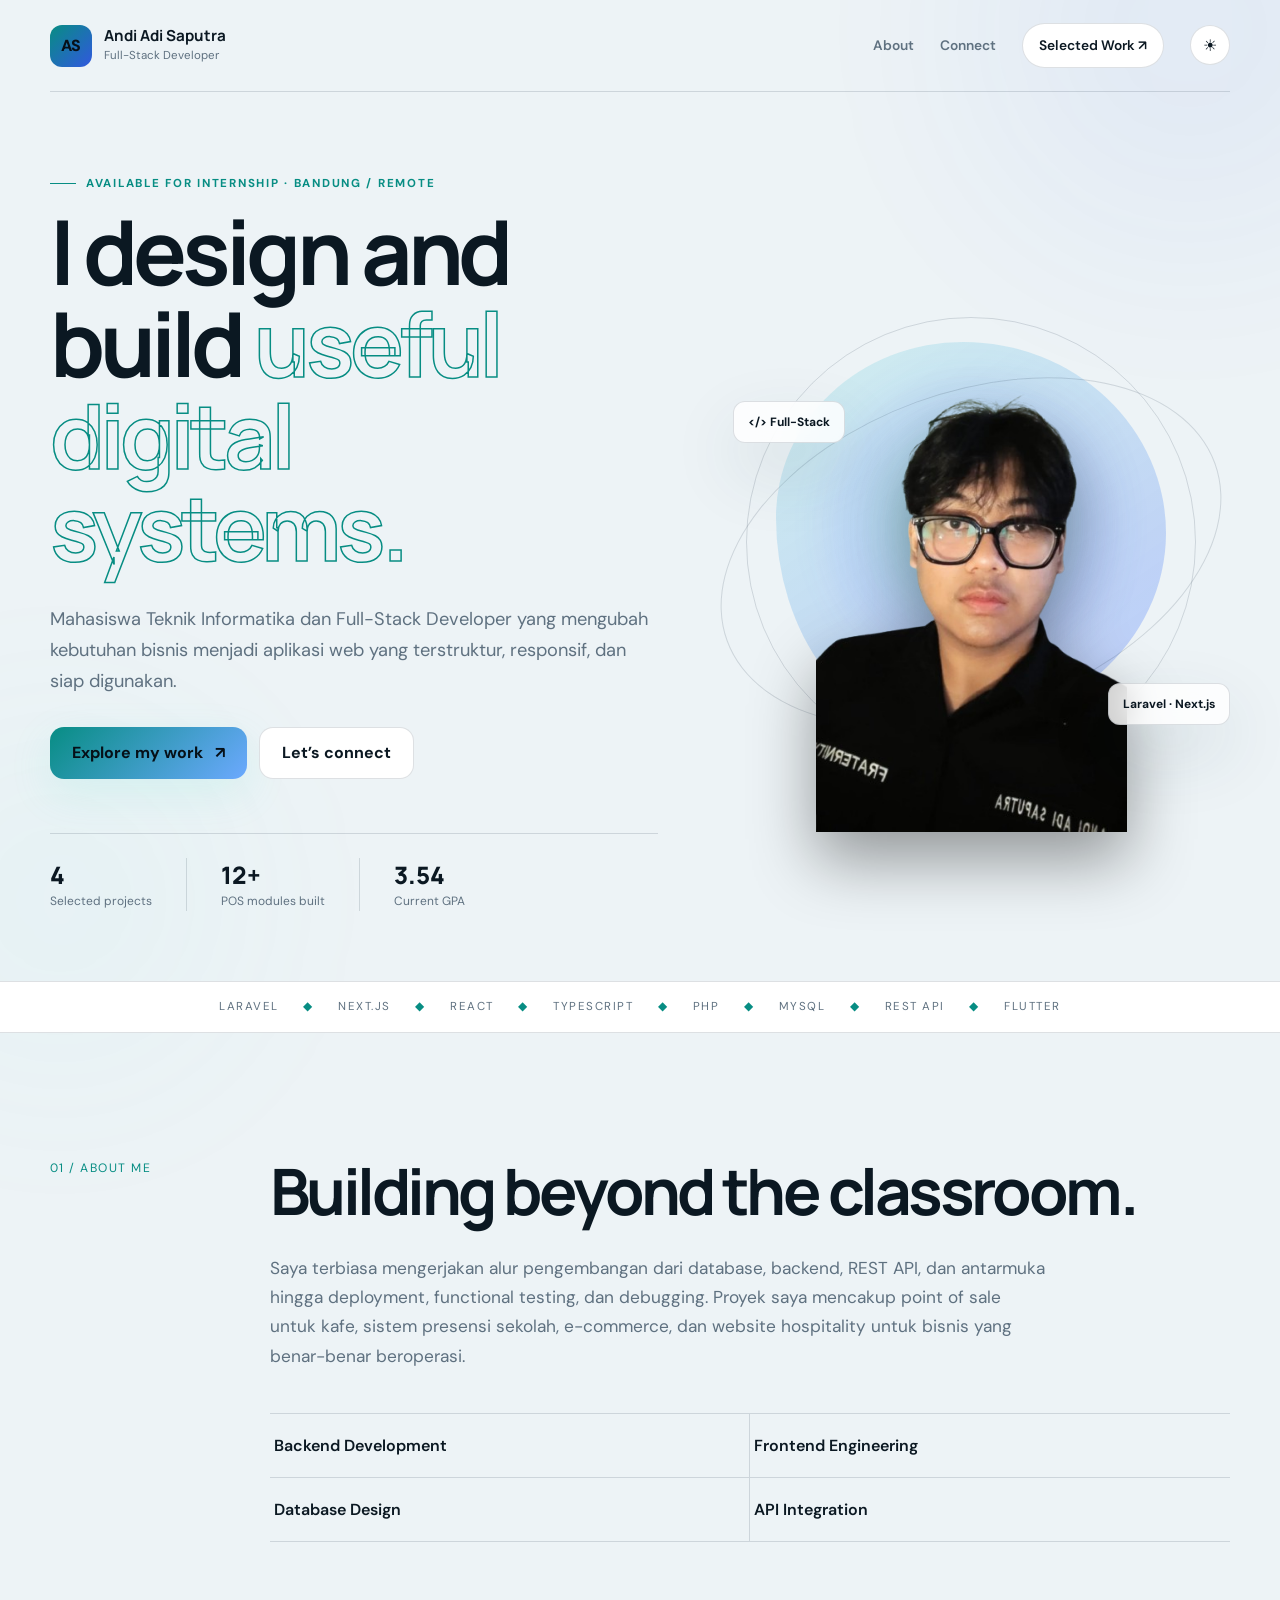
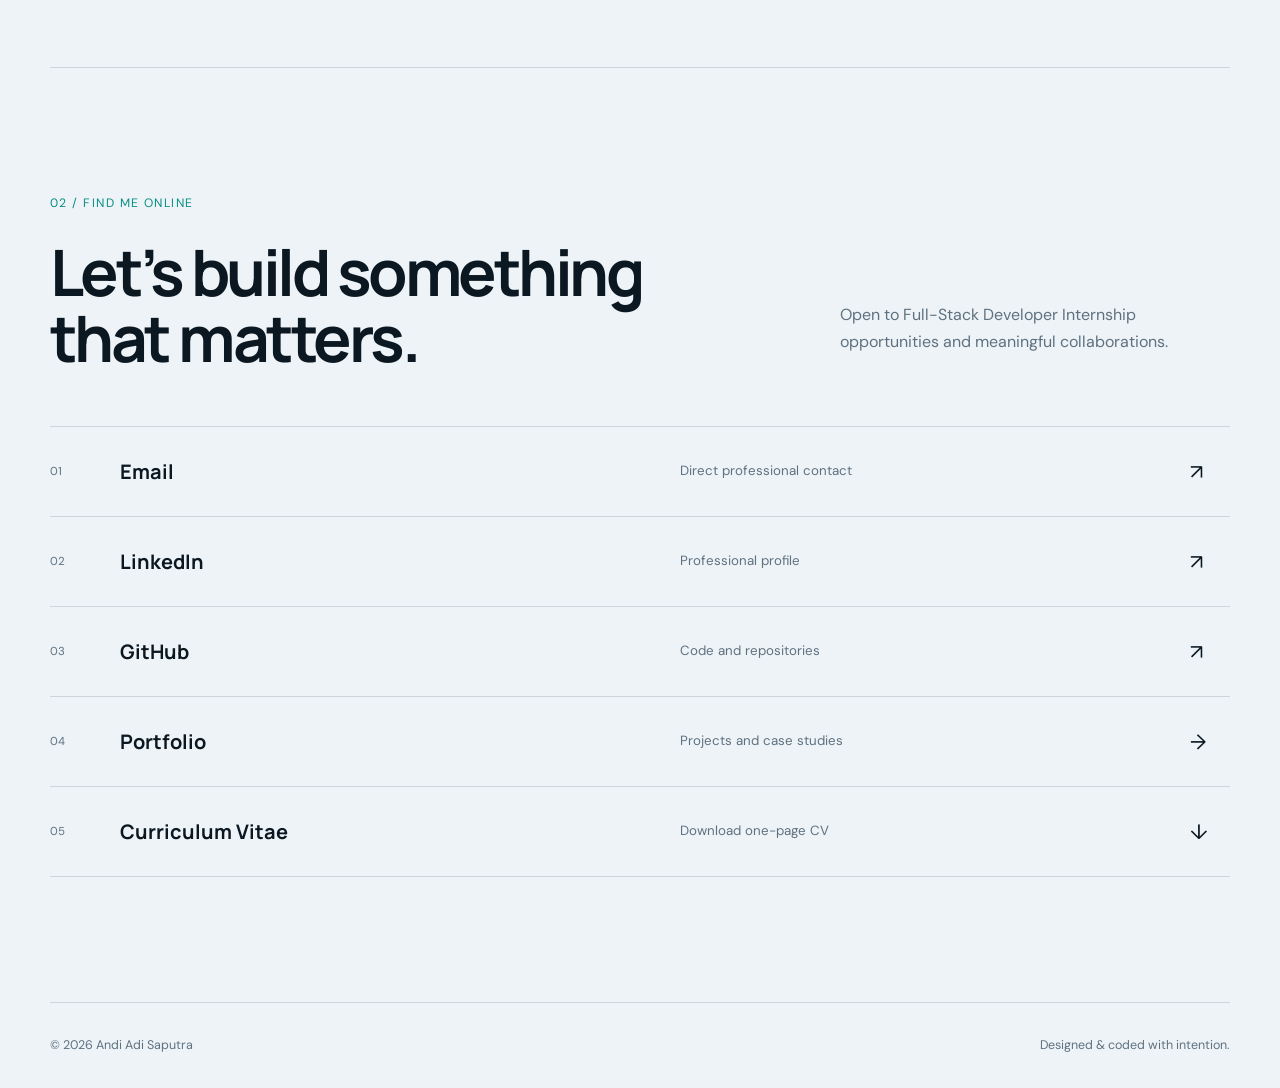
<file: index.html>
<!doctype html>
<html lang="id" data-theme="dark">
<head><meta charset="utf-8"><meta name="viewport" content="width=device-width,initial-scale=1"><meta name="description" content="Portfolio Andi Adi Saputra, Informatics student and Full-Stack Developer Intern based in Bandung."><title>Andi Adi Saputra — Full-Stack Developer</title><link rel="stylesheet" href="design.css"></head>
<body>
  <div class="ambient ambient-one"></div><div class="ambient ambient-two"></div>
  <header class="site-header shell"><a class="identity" href="index.html" aria-label="Home"><span class="identity-mark">AS</span><span><b>Andi Adi Saputra</b><small>Full-Stack Developer</small></span></a><nav><a href="#about">About</a><a href="#connect">Connect</a><a class="nav-cta" href="portfolio.html">Selected Work <span>↗</span></a><button class="theme-toggle" type="button" aria-label="Toggle color theme"><span class="theme-icon">☾</span></button></nav></header>
  <main>
    <section class="hero shell">
      <div class="hero-copy reveal"><p class="eyebrow"><span></span> Available for Internship · Bandung / Remote</p><h1>I design and build <em>useful digital systems.</em></h1><p class="hero-lead">Mahasiswa Teknik Informatika dan Full-Stack Developer yang mengubah kebutuhan bisnis menjadi aplikasi web yang terstruktur, responsif, dan siap digunakan.</p><div class="hero-actions"><a class="button primary" href="portfolio.html">Explore my work <span>↗</span></a><a class="button ghost" href="mailto:saputraandiadi@gmail.com">Let’s connect</a></div><div class="quick-proof"><div><strong>4</strong><span>Selected projects</span></div><div><strong>12+</strong><span>POS modules built</span></div><div><strong>3.54</strong><span>Current GPA</span></div></div></div>
      <div class="portrait-wrap reveal"><div class="portrait-halo"></div><div class="orbit orbit-a"></div><div class="orbit orbit-b"></div><img src="assets/profile.png" alt="Andi Adi Saputra"><div class="floating-tag tag-code">&lt;/&gt; Full-Stack</div><div class="floating-tag tag-stack">Laravel · Next.js</div></div>
    </section>
    <section class="ticker" aria-label="Technology stack"><div>Laravel <i>◆</i> Next.js <i>◆</i> React <i>◆</i> TypeScript <i>◆</i> PHP <i>◆</i> MySQL <i>◆</i> REST API <i>◆</i> Flutter</div></section>
    <section class="about shell reveal" id="about"><div class="section-label">01 / About me</div><div class="about-copy"><h2>Building beyond the classroom.</h2><p>Saya terbiasa mengerjakan alur pengembangan dari database, backend, REST API, dan antarmuka hingga deployment, functional testing, dan debugging. Proyek saya mencakup point of sale untuk kafe, sistem presensi sekolah, e-commerce, dan website hospitality untuk bisnis yang benar-benar beroperasi.</p><div class="skill-lines"><span>Backend Development</span><span>Frontend Engineering</span><span>Database Design</span><span>API Integration</span></div></div></section>
    <section class="connect shell reveal" id="connect"><div class="section-label">02 / Find me online</div><div class="connect-head"><h2>Let’s build something<br>that matters.</h2><p>Open to Full-Stack Developer Internship opportunities and meaningful collaborations.</p></div><div class="link-list"><a href="mailto:saputraandiadi@gmail.com"><span class="link-index">01</span><strong>Email</strong><small>Direct professional contact</small><i>↗</i></a><a href="https://www.linkedin.com/in/andi-adi-saputra-045055322/" target="_blank" rel="noopener"><span class="link-index">02</span><strong>LinkedIn</strong><small>Professional profile</small><i>↗</i></a><a href="https://github.com/Jolaaja" target="_blank" rel="noopener"><span class="link-index">03</span><strong>GitHub</strong><small>Code and repositories</small><i>↗</i></a><a href="portfolio.html"><span class="link-index">04</span><strong>Portfolio</strong><small>Projects and case studies</small><i>→</i></a><a href="assets/CV_Andi_Adi_Saputra.pdf" download><span class="link-index">05</span><strong>Curriculum Vitae</strong><small>Download one-page CV</small><i>↓</i></a></div></section>
  </main>
  <footer class="shell"><span>© 2026 Andi Adi Saputra</span><span>Designed & coded with intention.</span></footer><script src="script.js"></script>
</body></html>
</file>
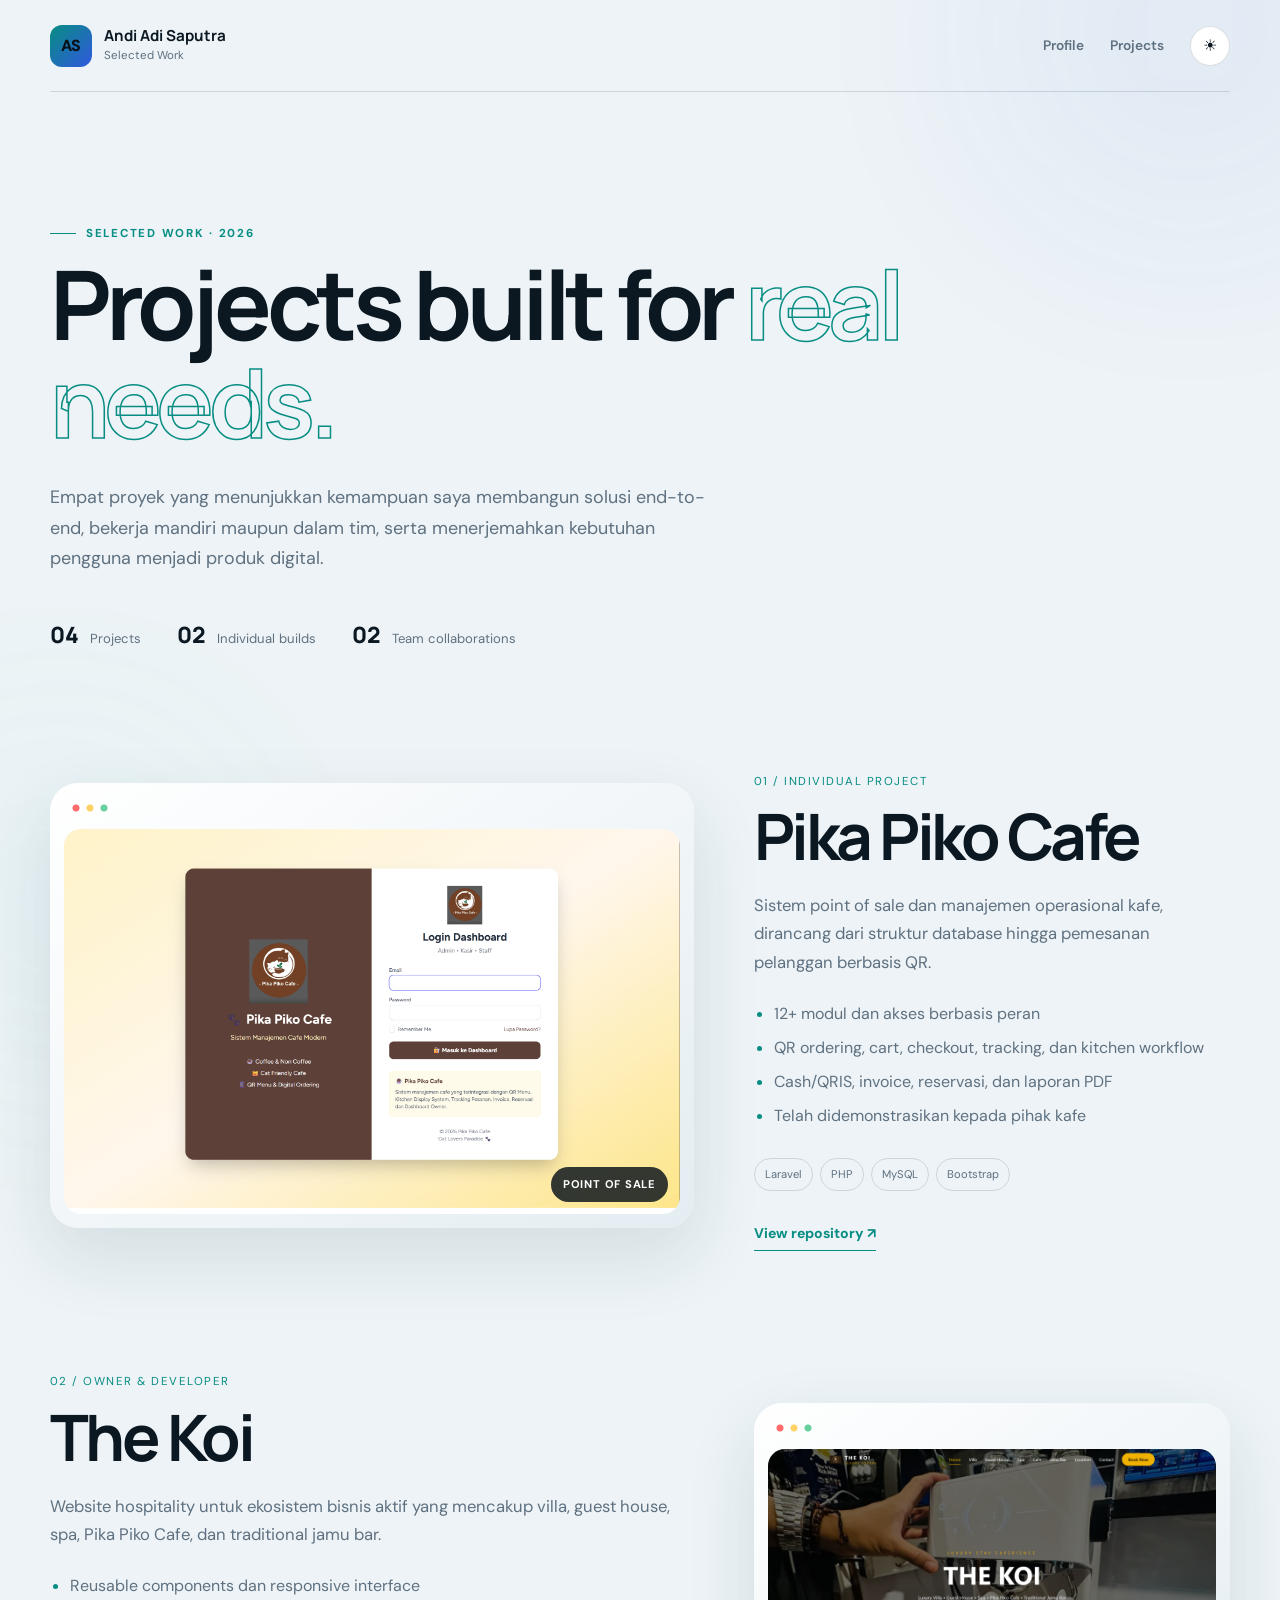
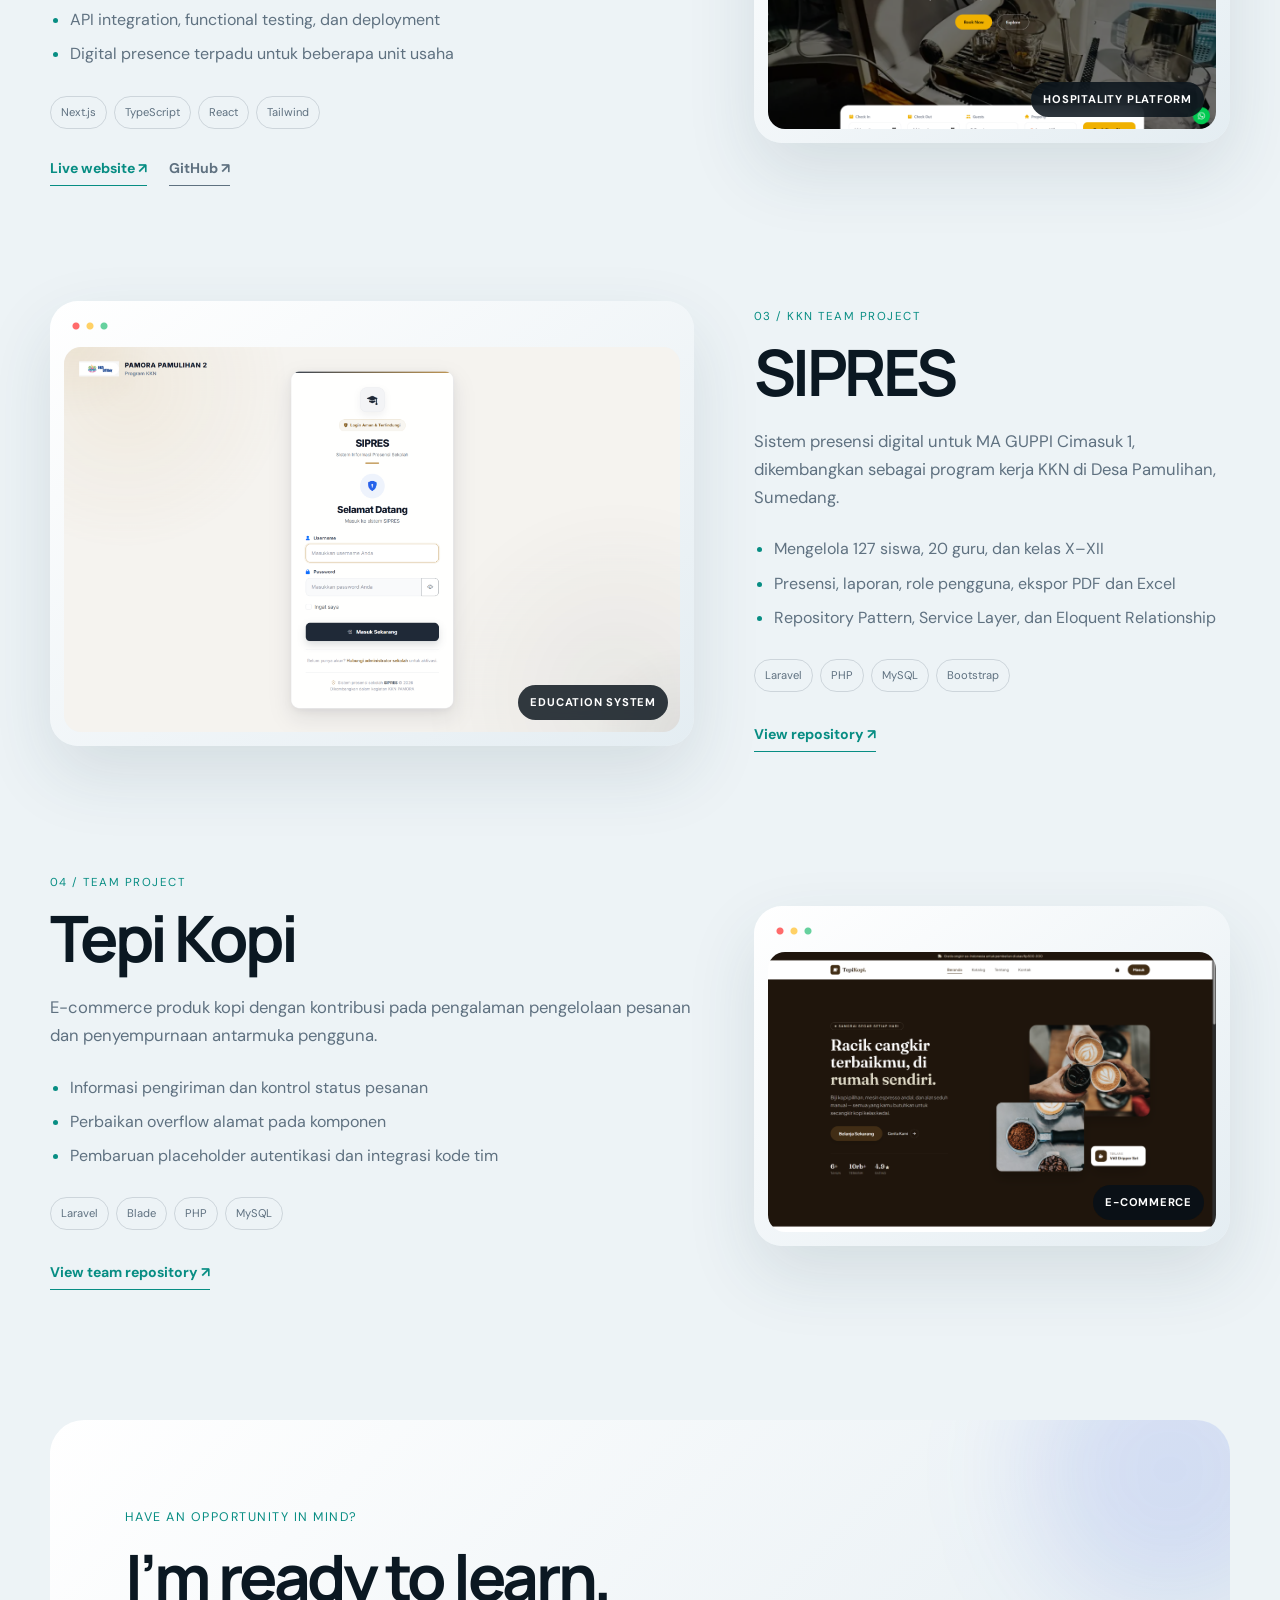
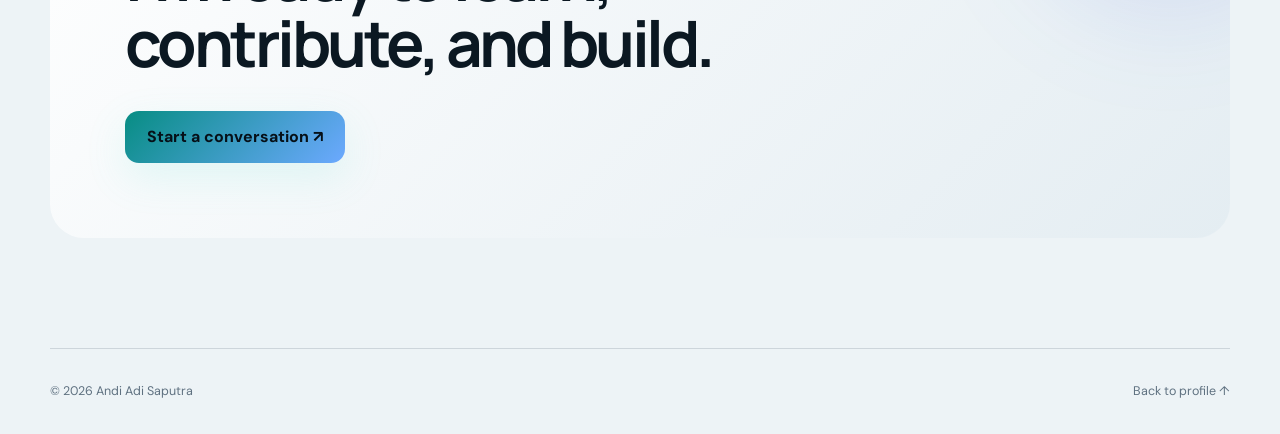
<file: portfolio.html>
<!doctype html>
<html lang="id" data-theme="dark">
<head><meta charset="utf-8"><meta name="viewport" content="width=device-width,initial-scale=1"><meta name="description" content="Selected projects by Andi Adi Saputra."><title>Selected Work — Andi Adi Saputra</title><link rel="stylesheet" href="design.css"></head>
<body><div class="ambient ambient-one"></div><div class="ambient ambient-two"></div>
  <header class="site-header shell"><a class="identity" href="index.html"><span class="identity-mark">AS</span><span><b>Andi Adi Saputra</b><small>Selected Work</small></span></a><nav><a href="index.html">Profile</a><a href="#projects">Projects</a><button class="theme-toggle" type="button" aria-label="Toggle color theme"><span class="theme-icon">☾</span></button></nav></header>
  <main class="work-main">
    <section class="work-intro shell reveal"><p class="eyebrow"><span></span> Selected Work · 2026</p><h1>Projects built for <em>real needs.</em></h1><p>Empat proyek yang menunjukkan kemampuan saya membangun solusi end-to-end, bekerja mandiri maupun dalam tim, serta menerjemahkan kebutuhan pengguna menjadi produk digital.</p><div class="work-stats"><span><b>04</b> Projects</span><span><b>02</b> Individual builds</span><span><b>02</b> Team collaborations</span></div></section>
    <section class="projects shell" id="projects">
      <article class="showcase reveal"><div class="project-visual"><img src="assets/project-pikapiko.png" alt="Tampilan login Pika Piko Cafe"><span class="visual-label">Point of Sale</span></div><div class="project-info"><p class="project-number">01 / Individual Project</p><h2>Pika Piko Cafe</h2><p class="project-summary">Sistem point of sale dan manajemen operasional kafe, dirancang dari struktur database hingga pemesanan pelanggan berbasis QR.</p><ul><li>12+ modul dan akses berbasis peran</li><li>QR ordering, cart, checkout, tracking, dan kitchen workflow</li><li>Cash/QRIS, invoice, reservasi, dan laporan PDF</li><li>Telah didemonstrasikan kepada pihak kafe</li></ul><div class="chips"><span>Laravel</span><span>PHP</span><span>MySQL</span><span>Bootstrap</span></div><a class="project-link" href="https://github.com/Jolaaja/pikapiko-cafe" target="_blank" rel="noopener">View repository ↗</a></div></article>
      <article class="showcase reverse reveal"><div class="project-visual"><img src="assets/project-thekoi.png" alt="Tampilan website The Koi"><span class="visual-label">Hospitality Platform</span></div><div class="project-info"><p class="project-number">02 / Owner & Developer</p><h2>The Koi</h2><p class="project-summary">Website hospitality untuk ekosistem bisnis aktif yang mencakup villa, guest house, spa, Pika Piko Cafe, dan traditional jamu bar.</p><ul><li>Reusable components dan responsive interface</li><li>API integration, functional testing, dan deployment</li><li>Digital presence terpadu untuk beberapa unit usaha</li></ul><div class="chips"><span>Next.js</span><span>TypeScript</span><span>React</span><span>Tailwind</span></div><div class="project-links"><a class="project-link" href="https://www.the-koi.my.id/" target="_blank" rel="noopener">Live website ↗</a><a class="project-link muted" href="https://github.com/Jolaaja/thekoi" target="_blank" rel="noopener">GitHub ↗</a></div></div></article>
      <article class="showcase reveal"><div class="project-visual"><img src="assets/project-sipres.png" alt="Tampilan sistem SIPRES"><span class="visual-label">Education System</span></div><div class="project-info"><p class="project-number">03 / KKN Team Project</p><h2>SIPRES</h2><p class="project-summary">Sistem presensi digital untuk MA GUPPI Cimasuk 1, dikembangkan sebagai program kerja KKN di Desa Pamulihan, Sumedang.</p><ul><li>Mengelola 127 siswa, 20 guru, dan kelas X–XII</li><li>Presensi, laporan, role pengguna, ekspor PDF dan Excel</li><li>Repository Pattern, Service Layer, dan Eloquent Relationship</li></ul><div class="chips"><span>Laravel</span><span>PHP</span><span>MySQL</span><span>Bootstrap</span></div><a class="project-link" href="https://github.com/Jolaaja/SIPRES" target="_blank" rel="noopener">View repository ↗</a></div></article>
      <article class="showcase reverse reveal"><div class="project-visual"><img src="assets/project-tepikopi.png" alt="Tampilan e-commerce Tepi Kopi"><span class="visual-label">E-Commerce</span></div><div class="project-info"><p class="project-number">04 / Team Project</p><h2>Tepi Kopi</h2><p class="project-summary">E-commerce produk kopi dengan kontribusi pada pengalaman pengelolaan pesanan dan penyempurnaan antarmuka pengguna.</p><ul><li>Informasi pengiriman dan kontrol status pesanan</li><li>Perbaikan overflow alamat pada komponen</li><li>Pembaruan placeholder autentikasi dan integrasi kode tim</li></ul><div class="chips"><span>Laravel</span><span>Blade</span><span>PHP</span><span>MySQL</span></div><a class="project-link" href="https://github.com/ranggapgrl/tepi_kopi" target="_blank" rel="noopener">View team repository ↗</a></div></article>
    </section>
    <section class="work-cta shell reveal"><p>Have an opportunity in mind?</p><h2>I’m ready to learn, contribute, and build.</h2><a class="button primary" href="mailto:saputraandiadi@gmail.com">Start a conversation ↗</a></section>
  </main>
  <footer class="shell"><span>© 2026 Andi Adi Saputra</span><a href="index.html">Back to profile ↑</a></footer><script src="script.js"></script>
</body></html>
</file>
<file: design.css>
@import url('https://fonts.googleapis.com/css2?family=DM+Sans:wght@400;500;600;700&family=Manrope:wght@500;600;700;800&display=swap');
:root{--bg:#071019;--surface:#0d1924;--surface2:#122231;--text:#f4f8fb;--muted:#92a4b4;--line:rgba(192,220,238,.16);--cyan:#5de1d2;--blue:#5577ff;--glow:rgba(63,121,255,.23);--shadow:0 28px 80px rgba(0,0,0,.3);color-scheme:dark}
[data-theme="light"]{--bg:#edf3f6;--surface:#ffffff;--surface2:#e4edf2;--text:#0b1822;--muted:#5f7180;--line:rgba(16,41,58,.14);--cyan:#078d83;--blue:#3158df;--glow:rgba(49,88,223,.13);--shadow:0 28px 70px rgba(33,67,86,.12);color-scheme:light}
*{box-sizing:border-box}html{scroll-behavior:smooth}body{margin:0;background:var(--bg);color:var(--text);font:16px/1.7 'DM Sans',sans-serif;overflow-x:hidden;transition:background .3s,color .3s}a{color:inherit;text-decoration:none}button{font:inherit}.shell{width:min(1180px,calc(100% - 48px));margin-inline:auto}.ambient{position:fixed;z-index:-1;border-radius:50%;filter:blur(120px);pointer-events:none;opacity:.48}.ambient-one{width:420px;height:420px;background:var(--glow);top:-180px;right:-120px}.ambient-two{width:340px;height:340px;background:rgba(93,225,210,.11);bottom:-170px;left:-110px}
.site-header{height:92px;display:flex;align-items:center;justify-content:space-between;border-bottom:1px solid var(--line);position:relative;z-index:20}.identity{display:flex;align-items:center;gap:12px}.identity-mark{width:42px;height:42px;border-radius:12px;background:linear-gradient(135deg,var(--cyan),var(--blue));display:grid;place-items:center;color:#071019;font-weight:800;letter-spacing:-.04em}.identity b,.identity small{display:block}.identity b{font:700 .95rem 'Manrope',sans-serif}.identity small{color:var(--muted);font-size:.72rem}.site-header nav{display:flex;align-items:center;gap:26px}.site-header nav>a{font-size:.86rem;color:var(--muted);font-weight:600;transition:.2s}.site-header nav>a:hover{color:var(--text)}.site-header .nav-cta{color:var(--text);padding:10px 16px;border:1px solid var(--line);border-radius:999px;background:var(--surface)}.theme-toggle{width:40px;height:40px;border:1px solid var(--line);border-radius:50%;background:var(--surface);color:var(--text);cursor:pointer;transition:.25s}.theme-toggle:hover{transform:rotate(12deg);border-color:var(--cyan)}
.hero{min-height:720px;display:grid;grid-template-columns:1.08fr .92fr;align-items:center;gap:55px;padding-block:70px}.eyebrow{text-transform:uppercase;letter-spacing:.15em;font-size:.72rem;font-weight:700;color:var(--cyan);display:flex;align-items:center;gap:10px}.eyebrow span{width:26px;height:1px;background:var(--cyan)}h1,h2{font-family:'Manrope',sans-serif;letter-spacing:-.055em;margin:0;line-height:1.03}.hero h1{font-size:clamp(3.8rem,7vw,6.9rem);max-width:790px}.hero h1 em,.work-intro h1 em{font-style:normal;color:transparent;-webkit-text-stroke:1.5px var(--cyan)}.hero-lead{font-size:1.14rem;color:var(--muted);max-width:640px;margin:30px 0}.hero-actions{display:flex;gap:12px}.button{min-height:52px;padding:0 22px;border:1px solid var(--line);border-radius:14px;display:inline-flex;align-items:center;gap:12px;font-weight:700;transition:.25s}.button:hover{transform:translateY(-3px)}.button.primary{background:linear-gradient(135deg,var(--cyan),#6ca9ff);color:#061018;border:0;box-shadow:0 14px 40px rgba(93,225,210,.15)}.button.ghost{background:var(--surface)}.quick-proof{display:flex;gap:0;margin-top:54px;border-top:1px solid var(--line);padding-top:24px}.quick-proof div{padding-right:34px;margin-right:34px;border-right:1px solid var(--line)}.quick-proof div:last-child{border:0}.quick-proof strong,.quick-proof span{display:block}.quick-proof strong{font:800 1.5rem 'Manrope',sans-serif}.quick-proof span{font-size:.75rem;color:var(--muted)}
.portrait-wrap{height:590px;position:relative;display:flex;align-items:flex-end;justify-content:center;isolation:isolate}.portrait-wrap:before{content:"";position:absolute;width:390px;height:390px;left:50%;top:50%;transform:translate(-50%,-50%);border-radius:48% 52% 58% 42%/45% 49% 51% 55%;background:linear-gradient(145deg,rgba(93,225,210,.2),rgba(85,119,255,.34));animation:morph 9s ease-in-out infinite;z-index:-2}.portrait-halo{position:absolute;width:330px;height:330px;left:50%;top:48%;transform:translate(-50%,-50%);border-radius:50%;background:radial-gradient(circle,rgba(93,225,210,.35),rgba(85,119,255,.11) 52%,transparent 72%);filter:blur(10px);animation:breathe 4.6s ease-in-out infinite;z-index:-1}.portrait-wrap img{height:94%;max-width:100%;object-fit:contain;object-position:center bottom;filter:drop-shadow(0 28px 32px rgba(0,0,0,.38));z-index:2}.orbit{position:absolute;border:1px solid var(--line);border-radius:50%;z-index:-1}.orbit-a{width:450px;height:450px;top:75px;animation:spin 20s linear infinite}.orbit-b{width:520px;height:320px;top:150px;transform:rotate(-20deg);animation:pulse 7s ease-in-out infinite}.floating-tag{position:absolute;z-index:4;padding:10px 14px;border:1px solid var(--line);border-radius:12px;background:color-mix(in srgb,var(--surface) 82%,transparent);backdrop-filter:blur(14px);font-size:.75rem;font-weight:700;box-shadow:var(--shadow)}.tag-code{left:4%;top:27%}.tag-stack{right:0;bottom:18%}
.ticker{border-block:1px solid var(--line);overflow:hidden;background:var(--surface)}.ticker div{white-space:nowrap;padding:15px;text-align:center;text-transform:uppercase;letter-spacing:.13em;color:var(--muted);font-size:.72rem}.ticker i{font-style:normal;color:var(--cyan);margin:0 20px}
.about{padding-block:125px;display:grid;grid-template-columns:220px 1fr;border-bottom:1px solid var(--line)}.section-label{font-size:.76rem;color:var(--cyan);text-transform:uppercase;letter-spacing:.12em}.about-copy h2,.connect h2{font-size:clamp(2.7rem,5vw,5rem)}.about-copy>p{color:var(--muted);font-size:1.08rem;max-width:780px;margin:30px 0 42px}.skill-lines{display:grid;grid-template-columns:repeat(2,1fr);border-top:1px solid var(--line)}.skill-lines span{padding:18px 4px;border-bottom:1px solid var(--line);font-weight:600}.skill-lines span:nth-child(odd){border-right:1px solid var(--line)}
.connect{padding-block:125px}.connect-head{display:flex;justify-content:space-between;align-items:flex-end;margin:25px 0 55px}.connect-head p{max-width:390px;color:var(--muted)}.link-list{border-top:1px solid var(--line)}.link-list a{display:grid;grid-template-columns:70px 1.1fr 1fr 40px;align-items:center;min-height:90px;border-bottom:1px solid var(--line);transition:.25s}.link-list a:hover{padding-inline:16px;background:var(--surface);color:var(--cyan)}.link-index{color:var(--muted);font-size:.72rem}.link-list strong{font:700 1.25rem 'Manrope',sans-serif}.link-list small{color:var(--muted)}.link-list i{font-style:normal;font-size:1.3rem}
footer{padding-block:32px;border-top:1px solid var(--line);display:flex;justify-content:space-between;color:var(--muted);font-size:.78rem}
.work-main{padding-top:30px}.work-intro{padding:90px 0 110px}.work-intro h1{font-size:clamp(3.5rem,7.5vw,7.5rem);max-width:970px}.work-intro>p:not(.eyebrow){max-width:680px;color:var(--muted);font-size:1.12rem;margin:30px 0}.work-stats{display:flex;gap:36px;margin-top:45px}.work-stats span{color:var(--muted);font-size:.82rem}.work-stats b{color:var(--text);font:800 1.4rem 'Manrope';margin-right:7px}
.projects{display:flex;flex-direction:column;gap:110px;padding-bottom:130px}.showcase{display:grid;grid-template-columns:1.15fr .85fr;gap:60px;align-items:center}.showcase.reverse .project-visual{order:2}.showcase.reverse .project-info{order:1}.project-visual{position:relative;background:linear-gradient(145deg,var(--surface),var(--surface2));padding:14px;border-radius:28px;box-shadow:var(--shadow);overflow:hidden}.project-visual:before{content:"";display:block;height:22px;margin-bottom:10px;border-radius:10px;background:radial-gradient(circle at 12px 50%,#ff6b6b 0 3px,transparent 4px),radial-gradient(circle at 26px 50%,#ffd166 0 3px,transparent 4px),radial-gradient(circle at 40px 50%,#66d19e 0 3px,transparent 4px)}.project-visual img{display:block;width:100%;aspect-ratio:16/10;object-fit:cover;object-position:top;border-radius:17px;transition:transform .65s cubic-bezier(.2,.8,.2,1)}.project-visual:hover img{transform:scale(1.025)}.visual-label{position:absolute;right:26px;bottom:26px;padding:8px 12px;border-radius:999px;background:rgba(7,16,25,.82);backdrop-filter:blur(12px);color:white;font-size:.7rem;font-weight:700;letter-spacing:.07em;text-transform:uppercase}.project-number{font-size:.72rem;color:var(--cyan);text-transform:uppercase;letter-spacing:.13em}.project-info h2{font-size:clamp(2.7rem,5vw,4.5rem);margin:12px 0 22px}.project-summary{color:var(--muted);font-size:1.04rem}.project-info ul{padding-left:20px;margin:24px 0;color:var(--muted)}.project-info li{margin-bottom:7px}.project-info li::marker{color:var(--cyan)}.chips{display:flex;gap:7px;flex-wrap:wrap;margin:28px 0}.chips span{padding:6px 10px;border:1px solid var(--line);border-radius:999px;font-size:.7rem;color:var(--muted)}.project-link{display:inline-block;padding-bottom:4px;border-bottom:1px solid var(--cyan);color:var(--cyan);font-weight:700;font-size:.88rem}.project-links{display:flex;gap:22px}.project-link.muted{color:var(--muted);border-color:var(--muted)}.work-cta{margin-bottom:110px;padding:75px;border-radius:34px;background:linear-gradient(135deg,var(--surface),var(--surface2));position:relative;overflow:hidden}.work-cta:after{content:"";position:absolute;width:280px;height:280px;border-radius:50%;background:var(--glow);filter:blur(55px);right:-80px;top:-90px}.work-cta p{color:var(--cyan);font-size:.78rem;text-transform:uppercase;letter-spacing:.12em}.work-cta h2{font-size:clamp(2.4rem,5vw,4.6rem);max-width:790px;margin:15px 0 35px}.work-cta .button{position:relative;z-index:2}
.reveal{opacity:0;transform:translateY(26px);transition:opacity .75s ease,transform .75s ease}.reveal.show{opacity:1;transform:none}
@keyframes breathe{0%,100%{transform:translate(-50%,-50%) scale(.88);opacity:.45}50%{transform:translate(-50%,-50%) scale(1.14);opacity:.9}}@keyframes spin{to{transform:rotate(360deg)}}@keyframes pulse{0%,100%{opacity:.35;transform:rotate(-20deg) scale(.94)}50%{opacity:.9;transform:rotate(-15deg) scale(1.04)}}@keyframes morph{0%,100%{border-radius:48% 52% 58% 42%/45% 49% 51% 55%}50%{border-radius:58% 42% 43% 57%/56% 42% 58% 44%}}
@media(max-width:900px){.site-header nav>a:not(.nav-cta){display:none}.hero{grid-template-columns:1fr;padding-top:50px}.portrait-wrap{height:520px;grid-row:1}.hero-copy{text-align:left}.about{grid-template-columns:1fr;gap:30px}.showcase,.showcase.reverse{grid-template-columns:1fr;gap:35px}.showcase.reverse .project-visual,.showcase.reverse .project-info{order:initial}.connect-head{display:block}.connect-head p{margin-top:25px}.work-cta{padding:48px}.tag-code{left:10%}.tag-stack{right:6%}}
@media(max-width:600px){.shell{width:min(100% - 28px,1180px)}.site-header{height:74px}.identity small{display:none}.site-header nav{gap:8px}.nav-cta{font-size:.72rem}.hero{min-height:auto;gap:15px;padding-block:35px 60px}.portrait-wrap{height:390px}.portrait-wrap:before{width:280px;height:280px}.portrait-halo{width:240px;height:240px}.orbit-a{width:310px;height:310px}.orbit-b{width:340px;height:210px}.floating-tag{font-size:.62rem}.hero h1{font-size:3.25rem}.hero-lead{font-size:1rem}.hero-actions{flex-direction:column}.button{justify-content:center}.quick-proof{justify-content:space-between}.quick-proof div{padding-right:12px;margin-right:12px}.quick-proof span{font-size:.65rem}.ticker div{text-align:left}.about,.connect{padding-block:80px}.skill-lines{grid-template-columns:1fr}.skill-lines span:nth-child(odd){border-right:0}.link-list a{grid-template-columns:42px 1fr 24px;padding:16px 0}.link-list small{display:none}.work-intro{padding:60px 0 80px}.work-intro h1{font-size:3.25rem}.work-stats{gap:15px;flex-wrap:wrap}.projects{gap:75px}.project-visual{padding:9px;border-radius:20px}.project-visual img{border-radius:12px}.project-info h2{font-size:2.8rem}.work-cta{padding:34px 24px;border-radius:24px}.work-cta h2{font-size:2.35rem}footer{flex-direction:column;gap:5px}}
@media(prefers-reduced-motion:reduce){*{scroll-behavior:auto!important}.reveal{opacity:1;transform:none;transition:none}.portrait-halo,.orbit,.portrait-wrap:before{animation:none}}
</file>
